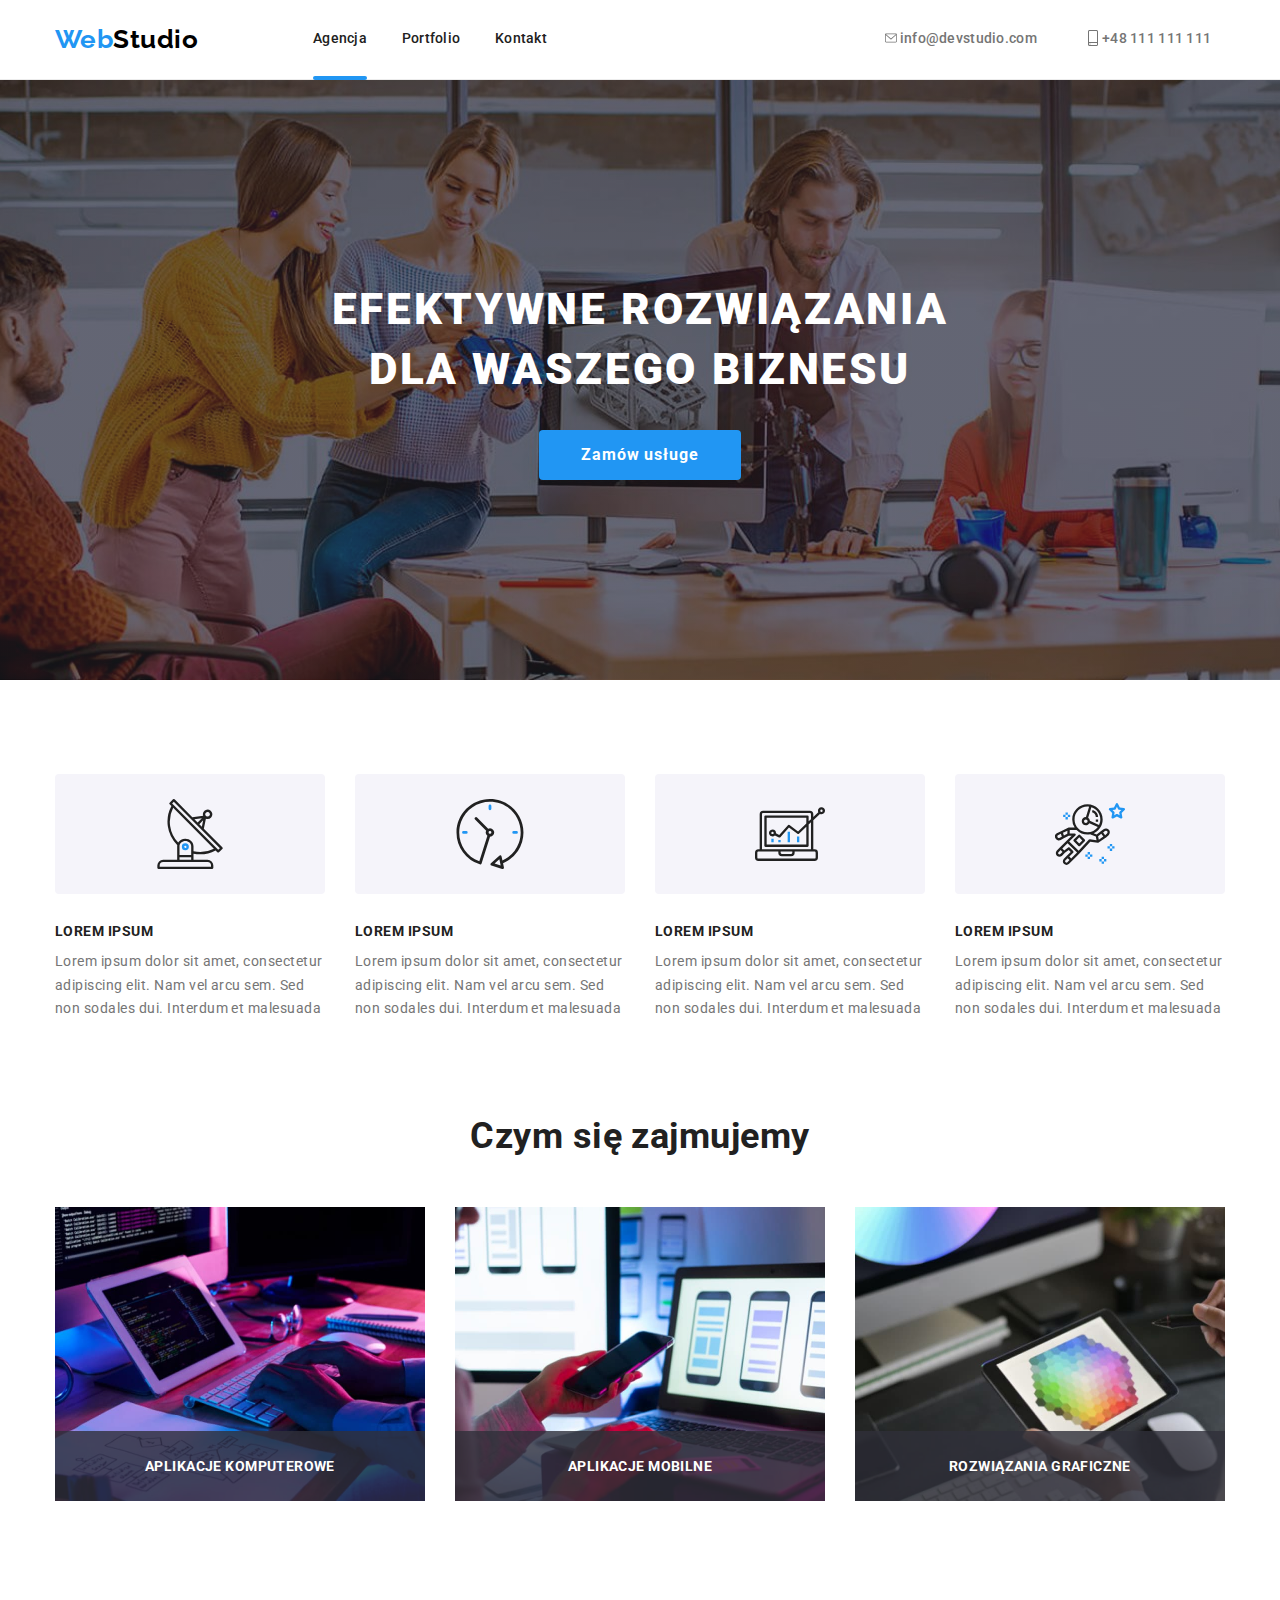
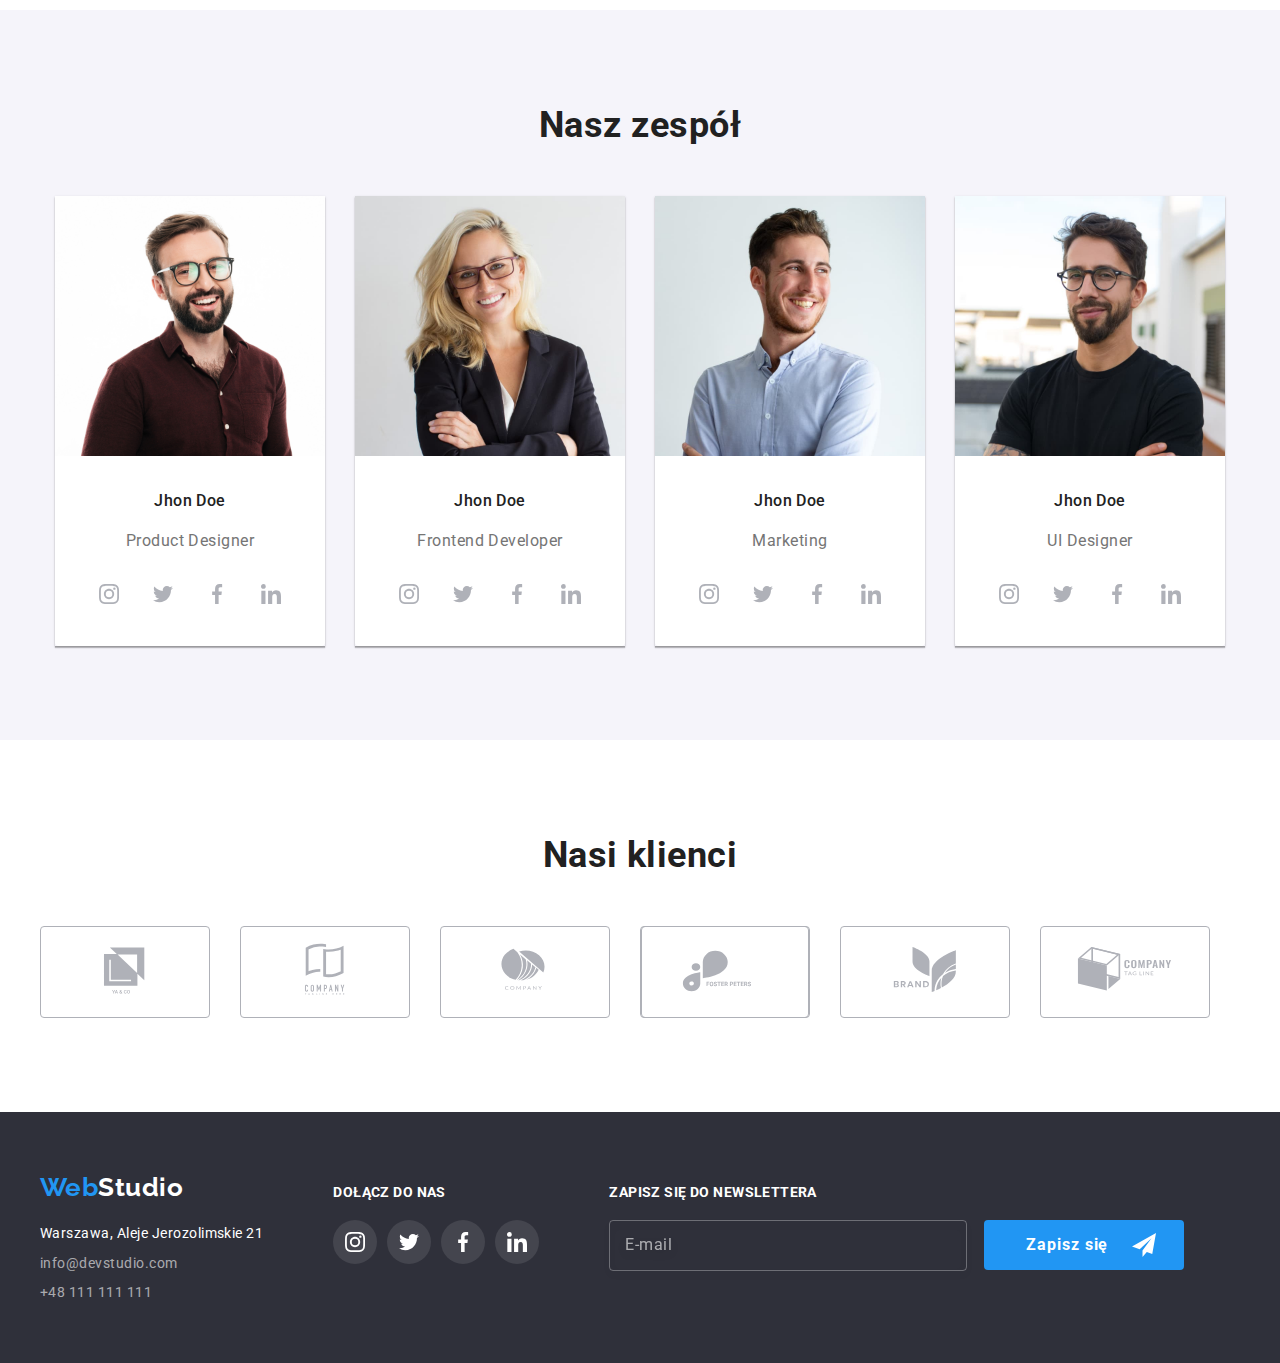
<file: index.html>
<!DOCTYPE html>
<html lang="en">
  <head>
    <meta charset="UTF-8" />
    <meta http-equiv="X-UA-Compatible" content="IE=edge" />
    <meta name="viewport" content="width=device-width, initial-scale=1.0" />

    <link rel="preconnect" href="https://fonts.googleapis.com" />
    <link rel="preconnect" href="https://fonts.gstatic.com" crossorigin />
    <link
      href="https://fonts.googleapis.com/css2?family=Raleway:wght@700&family=Roboto:wght@400;500;700;900&display=swap"
      rel="stylesheet"
    />
    <link
      rel="stylesheet"
      href="https://cdnjs.cloudflare.com/ajax/libs/modern-normalize/1.0.0/modern-normalize.min.css"
    />
    <link rel="stylesheet" href="./css/main.min.css" />

    <title>WebStudio</title>
  </head>
  <body>
    <header class="header">
      <div class="container header__wrapper">
        <nav class="header__left">
          <a href="index.html" class="logo">
            <span class="logo__second">Web</span>Studio
          </a>
          <ul class="menu">
            <li class="menu__item menu__item--actually">
              <a href="./index.html" class="menu__link">Agencja</a>
            </li>
            <li class="menu__item">
              <a href="./portfolio.html" class="menu__link">Portfolio</a>
            </li>
            <li class="menu__item">
              <a href="#" class="menu__link">Kontakt</a>
            </li>
          </ul>
        </nav>

        <ul class="header__contacts">
          <li class="contact">
            <a href="mailto:info@devstudio.com" class="contact__link"
              ><svg class="contact__icon" width="12" height="16">
                <use href="./images/icons.svg#icon-mail"></use>
              </svg>
              info@devstudio.com
            </a>
          </li>

          <li class="contact">
            <a href="tel:+48111111111" class="contact__link"
              ><svg class="contact__icon" width="12" height="16">
                <use href="./images/icons.svg#icon-smartphone"></use>
              </svg>
              +48 111 111 111
            </a>
          </li>
        </ul>
      </div>
    </header>
    <main>
      <div class="main-panel">
        <div class="container">
          <h1 class="main-panel__heading">
            EFEKTYWNE ROZWIĄZANIA DLA WASZEGO BIZNESU
          </h1>
          <button type="button" class="button" data-modal-open>
            Zamów usługe
          </button>
        </div>
      </div>
      <div class="container">
        <section class="section section--text-cards">
          <ul class="text-cards">
            <li class="text-card">
              <div class="text-card__icon">
                <svg width="70" height="70">
                  <use href="./images/icons.svg#icon-antenna-1"></use>
                </svg>
              </div>
              <h5 class="text-card__head">LOREM IPSUM</h5>
              <p class="text-card__disc">
                Lorem ipsum dolor sit amet, consectetur adipiscing elit. Nam vel
                arcu sem. Sed non sodales dui. Interdum et malesuada
              </p>
            </li>
            <li class="text-card">
              <div class="text-card__icon">
                <svg width="70" height="70">
                  <use href="./images/icons.svg#icon-clock-1"></use>
                </svg>
              </div>
              <h5 class="text-card__head">LOREM IPSUM</h5>
              <p class="text-card__disc">
                Lorem ipsum dolor sit amet, consectetur adipiscing elit. Nam vel
                arcu sem. Sed non sodales dui. Interdum et malesuada
              </p>
            </li>
            <li class="text-card">
              <div class="text-card__icon">
                <svg width="70" height="70">
                  <use href="./images/icons.svg#icon-diagram-1"></use>
                </svg>
              </div>
              <h5 class="text-card__head">LOREM IPSUM</h5>
              <p class="text-card__disc">
                Lorem ipsum dolor sit amet, consectetur adipiscing elit. Nam vel
                arcu sem. Sed non sodales dui. Interdum et malesuada
              </p>
            </li>
            <li class="text-card">
              <div class="text-card__icon">
                <svg width="70" height="70">
                  <use href="./images/icons.svg#icon-astronaut-1"></use>
                </svg>
              </div>
              <h5 class="text-card__head">LOREM IPSUM</h5>
              <p class="text-card__disc">
                Lorem ipsum dolor sit amet, consectetur adipiscing elit. Nam vel
                arcu sem. Sed non sodales dui. Interdum et malesuada
              </p>
            </li>
          </ul>
        </section>
        <section class="section">
          <h2 class="section__title">Czym się zajmujemy</h2>
          <ul class="offers">
            <li class="offer">
              <img
                class="offer__img"
                src="./images/home/img-box1.jpg"
                alt="Programowanie i algorytm"
                weight="370"
                height="294"
              />
              <div class="offer__description">
                <p>Aplikacje komputerowe</p>
              </div>
            </li>
            <li class="offer">
              <img
                class="offer__img"
                src="./images/home/img-box2.jpg"
                alt="Układ na strony telefony"
                weight="370"
                height="294"
              />
              <div class="offer__description">
                <p>Aplikacje mobilne</p>
              </div>
            </li>
            <li class="offer">
              <img
                class="offer__img"
                src="./images/home/img-box3.jpg"
                alt="Design graficzny"
                weight="370"
                height="294"
              />
              <div class="offer__description">
                <p>Rozwiązania graficzne</p>
              </div>
            </li>
          </ul>
        </section>
      </div>
      <section class="section section--persons">
        <div class="container">
          <h2 class="section__title">Nasz zespół</h2>
          <ul class="persons">
            <li class="person">
              <div class="person__card">
                <img
                  class="person__img"
                  src="./images/home/product-designer.jpg"
                  alt="Jhon Doe Product Designer"
                  weight="270"
                  height="260"
                />
                <div class="person__description">
                  <h5 class="person__name">Jhon Doe</h5>
                  <p class="person__position">Product Designer</p>
                  <ul class="socials">
                    <li class="socials__border">
                      <svg width="20" height="20">
                        <use href="./images/icons.svg#icon-instagram-2"></use>
                      </svg>
                    </li>
                    <li class="socials__border">
                      <svg width="20" height="20">
                        <use href="./images/icons.svg#icon-twitter-1"></use>
                      </svg>
                    </li>
                    <li class="socials__border">
                      <svg width="20" height="20">
                        <use href="./images/icons.svg#icon-facebook-1"></use>
                      </svg>
                    </li>
                    <li class="socials__border">
                      <svg width="20" height="20">
                        <use href="./images/icons.svg#icon-linkedin-1 "></use>
                      </svg>
                    </li>
                  </ul>
                </div>
              </div>
            </li>
            <li class="person">
              <div class="person__card">
                <img
                  class="person__img"
                  src="./images/home/frontend-developer.jpg"
                  alt="Jhon Doe Frontend Developer"
                  weight="270"
                  height="260"
                />
                <div class="person__description">
                  <h5 class="person__name">Jhon Doe</h5>
                  <p class="person__position">Frontend Developer</p>
                  <ul class="socials">
                    <li class="socials__border">
                      <svg width="20" height="20">
                        <use href="./images/icons.svg#icon-instagram-2"></use>
                      </svg>
                    </li>
                    <li class="socials__border">
                      <svg width="20" height="20">
                        <use href="./images/icons.svg#icon-twitter-1"></use>
                      </svg>
                    </li>
                    <li class="socials__border">
                      <svg width="20" height="20">
                        <use href="./images/icons.svg#icon-facebook-1"></use>
                      </svg>
                    </li>
                    <li class="socials__border">
                      <svg width="20" height="20">
                        <use href="./images/icons.svg#icon-linkedin-1 "></use>
                      </svg>
                    </li>
                  </ul>
                </div>
              </div>
            </li>

            <li class="person">
              <div class="person__card">
                <img
                  class="person__img"
                  src="./images/home/marketing.jpg"
                  alt="Jhon Doe Marketing"
                  weight="270"
                  height="260"
                />
                <div class="person__description">
                  <h5 class="person__name">Jhon Doe</h5>
                  <p class="person__position">Marketing</p>
                  <ul class="socials">
                    <li class="socials__border">
                      <svg width="20" height="20">
                        <use href="./images/icons.svg#icon-instagram-2"></use>
                      </svg>
                    </li>
                    <li class="socials__border">
                      <svg width="20" height="20">
                        <use href="./images/icons.svg#icon-twitter-1"></use>
                      </svg>
                    </li>
                    <li class="socials__border">
                      <svg width="20" height="20">
                        <use href="./images/icons.svg#icon-facebook-1"></use>
                      </svg>
                    </li>
                    <li class="socials__border">
                      <svg width="20" height="20">
                        <use href="./images/icons.svg#icon-linkedin-1 "></use>
                      </svg>
                    </li>
                  </ul>
                </div>
              </div>
            </li>

            <li class="person">
              <div class="person__card">
                <img
                  class="person__img"
                  src="./images/home/ui-designer.jpg"
                  alt="Jhon Doe Marketing"
                  weight="270"
                  height="260"
                />
                <div class="person__description">
                  <h5 class="person__name">Jhon Doe</h5>
                  <p class="person__position">UI Designer</p>
                  <ul class="socials">
                    <li class="socials__border">
                      <svg width="20" height="20">
                        <use href="./images/icons.svg#icon-instagram-2"></use>
                      </svg>
                    </li>
                    <li class="socials__border">
                      <svg width="20" height="20">
                        <use href="./images/icons.svg#icon-twitter-1"></use>
                      </svg>
                    </li>
                    <li class="socials__border">
                      <svg width="20" height="20">
                        <use href="./images/icons.svg#icon-facebook-1"></use>
                      </svg>
                    </li>
                    <li class="socials__border">
                      <svg width="20" height="20">
                        <use href="./images/icons.svg#icon-linkedin-1 "></use>
                      </svg>
                    </li>
                  </ul>
                </div>
              </div>
            </li>
          </ul>
        </div>
      </section>

      <section class="container section">
        <h2 class="section__title">Nasi klienci</h2>
        <ul class="clients">
          <li class="client">
            <div class="clients__logo">
              <svg width="106" height="60">
                <use href="./images/icons.svg#icon-logo1 "></use>
              </svg>
            </div>
          </li>
          <li class="client">
            <div class="clients__logo">
              <svg width="106" height="60">
                <use href="./images/icons.svg#icon-logo2 "></use>
              </svg>
            </div>
          </li>
          <li class="client">
            <div class="clients__logo">
              <svg width="106" height="60">
                <use href="./images/icons.svg#icon-logo3 "></use>
              </svg>
            </div>
          </li>
          <li class="client">
            <div class="client">
              <svg width="106" height="60">
                <use href="./images/icons.svg#icon-logo4 "></use>
              </svg>
            </div>
          </li>
          <li class="client">
            <div class="clients__logo">
              <svg width="106" height="60">
                <use href="./images/icons.svg#icon-logo5 "></use>
              </svg>
            </div>
          </li>
          <li class="client">
            <div class="clients__logo">
              <svg width="106" height="60">
                <use href="./images/icons.svg#icon-logo6 "></use>
              </svg>
            </div>
          </li>
        </ul>
      </section>
    </main>
    <footer class="footer">
      <div class="container footer__wrapper">
        <div class="footer__left-panel">
          <a href="/index.html" class="logo logo--footer"
            ><span class="logo__second--footer">Web</span>Studio
          </a>
          <address>
            <p class="footer__address">Warszawa, Aleje Jerozolimskie 21</p>
            <p class="footer__link">
              <a href="mailto:info@example.com" class="footer__link">
                info@devstudio.com
              </a>
            </p>
            <p class="footer__link">
              <a href="tel:+48111111111" class="footer__link">
                +48 111 111 111
              </a>
            </p>
          </address>
        </div>

        <div class="footer__socials">
          <h5 class="footer__title">DOŁĄCZ DO NAS</h5>
          <ul class="socials">
            <li>
              <div class="socials__border socials__border--contrast-color">
                <svg width="20" height="20">
                  <use href="./images/icons.svg#icon-instagram-2"></use>
                </svg>
              </div>
            </li>
            <li>
              <div class="socials__border socials__border--contrast-color">
                <svg width="20" height="20">
                  <use href="./images/icons.svg#icon-twitter-1"></use>
                </svg>
              </div>
            </li>
            <li>
              <div class="socials__border socials__border--contrast-color">
                <svg width="20" height="20">
                  <use href="./images/icons.svg#icon-facebook-1"></use>
                </svg>
              </div>
            </li>
            <li>
              <div class="socials__border socials__border--contrast-color">
                <svg width="20" height="20">
                  <use href="./images/icons.svg#icon-linkedin-1 "></use>
                </svg>
              </div>
            </li>
          </ul>
        </div>

        <form class="newsletter">
          <label
            ><h5 class="footer__title">Zapisz się do newslettera</h5>
            <input
              type="email"
              class="newsletter__input"
              name="email"
              id="newsletter"
              placeholder="E-mail"
          /></label>
          <button type="submit" class="button button--newsletter">
            Zapisz się
            <svg width="24" height="24" class="newsletter__icon">
              <use href="./images/icons.svg#icon-newsletter"></use>
            </svg>
          </button>
        </form>
      </div>
    </footer>
    <div class="is-hidden" data-modal>
      <div class="backdrop">
        <div class="modal">
          <div>
            <form>
              <button type="reset" class="modal__close-bnt" data-modal-close>
                <svg width="11" height="11">
                  <use href="./images/icons.svg#icon-clsbnt "></use>
                </svg>
              </button>
              <h3 class="modal__heading">
                Zostaw swoje dane w formularzu poniżej
              </h3>
              <label class="modal__label">
                <svg width="12" height="12" class="modal__icon">
                  <use href="./images/icons.svg#icon-form-man"></use>
                </svg>
                Imie
                <input
                  type="text"
                  minlength="4"
                  class="modal__input"
                  name="usrname"
                  autocomplete="given-name"
                  id="usrname"
                />
              </label>

              <label class="modal__label">
                <svg width="13" height="13" class="modal__icon">
                  <use href="./images/icons.svg#icon-form-phone"></use>
                </svg>
                Telefon
                <input
                  type="tel"
                  class="modal__input"
                  name="tel"
                  id="tel"
                  pattern="[0-9]{9}"
                  autocomplete="tel"
              /></label>
              <label class="modal__label">
                <svg width="15" height="12" class="modal__icon">
                  <use href="./images/icons.svg#icon-form-copert"></use>
                </svg>
                Email
                <input
                  type="email"
                  class="modal__input"
                  name="email"
                  id="email"
                  autocomplete="email"
                />
              </label>
              <label class="modal__label">
                Komentarz
                <textarea
                  type="text"
                  class="modal__input modal__input--comment"
                  name="comment"
                  placeholder="Wprowadź tekst"
                ></textarea>
              </label>
              <label class="modal__terms">
                <input type="checkbox" name="rodo" class="modal__checkbox" />
                <span>
                  <svg class="modal__customize-checkbox" width="16" height="15">
                    <use href="./images/icons.svg#icon-checkbox"></use>
                  </svg>
                  Oświadczam iż akceptuję
                  <a class="modal__link" href="#">Regulamin</a> i
                  <a class="modal__link" href="#">Politykę Prywatności.</a>
                </span>
              </label>
              <button type="submit" class="button">Wyślij</button>
            </form>
          </div>
        </div>
      </div>
    </div>
    <script src="./js/modal.js"></script>
  </body>
</html>
</file>
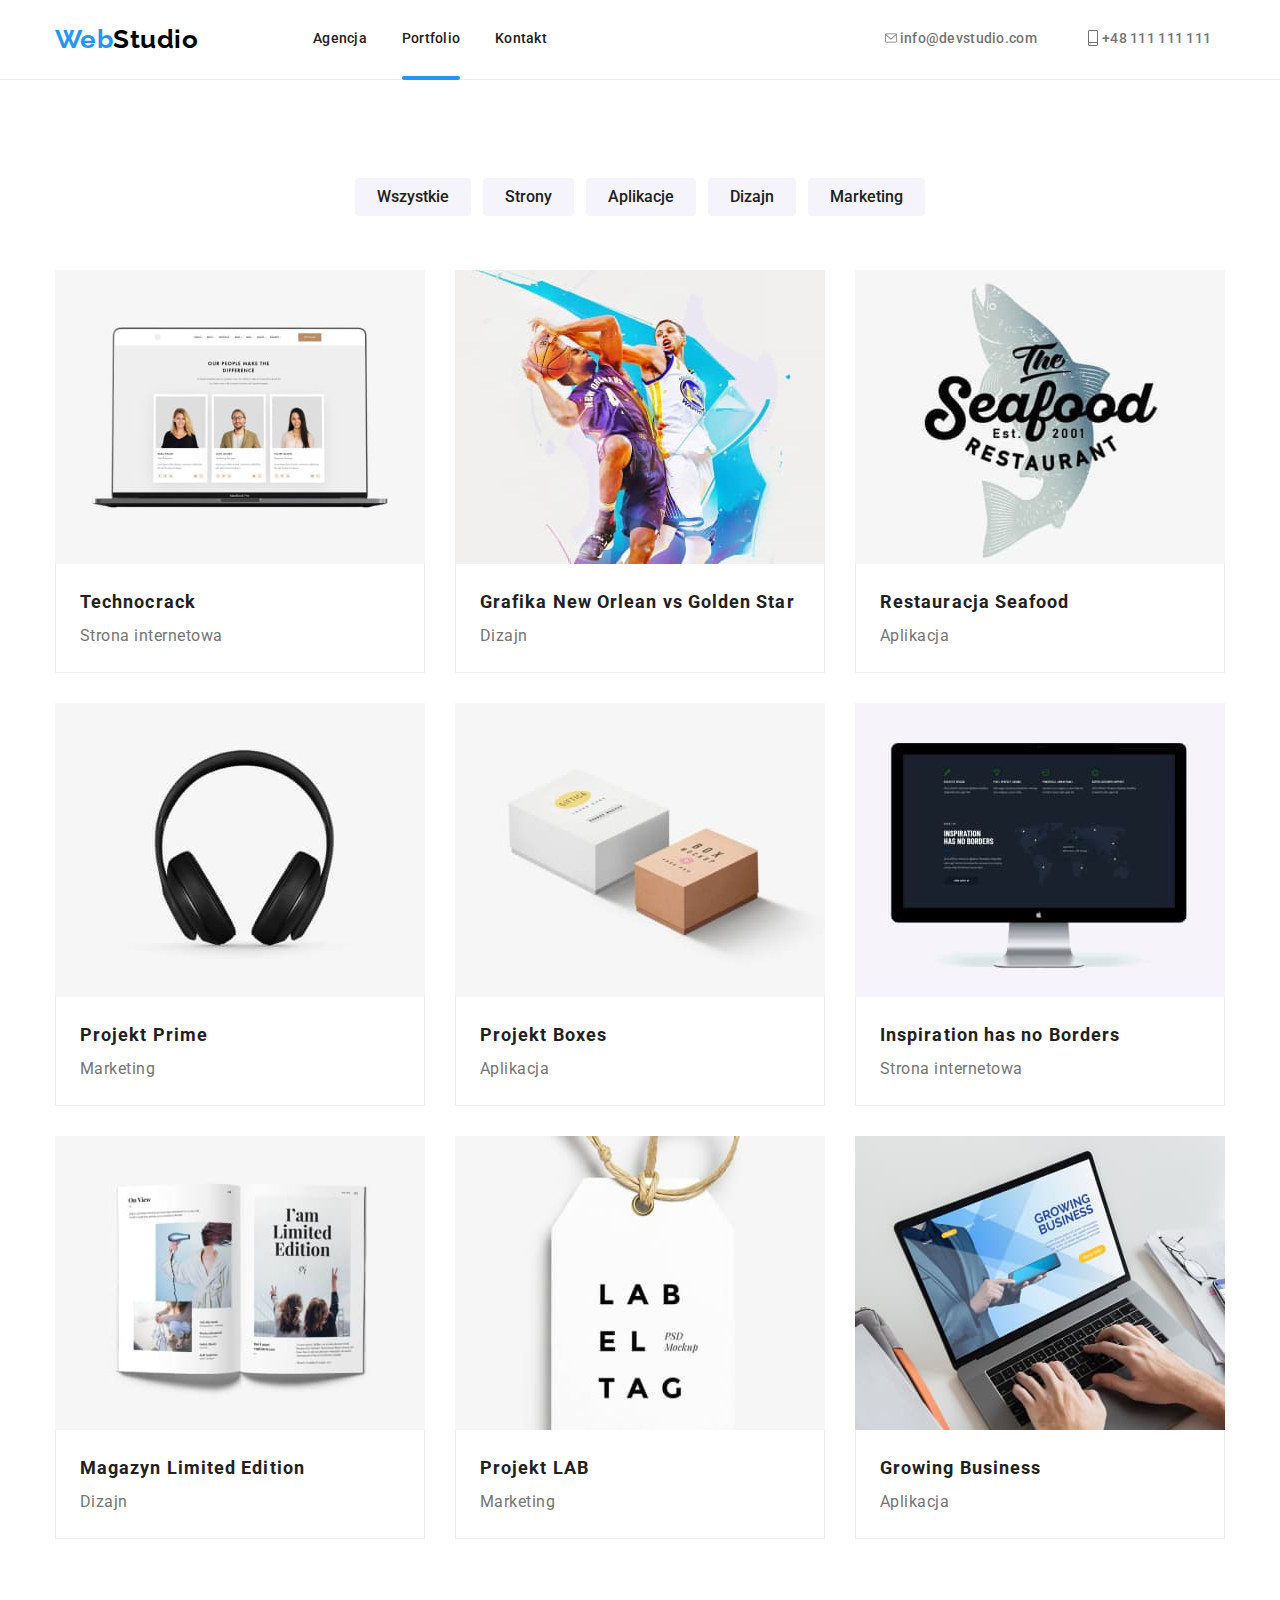
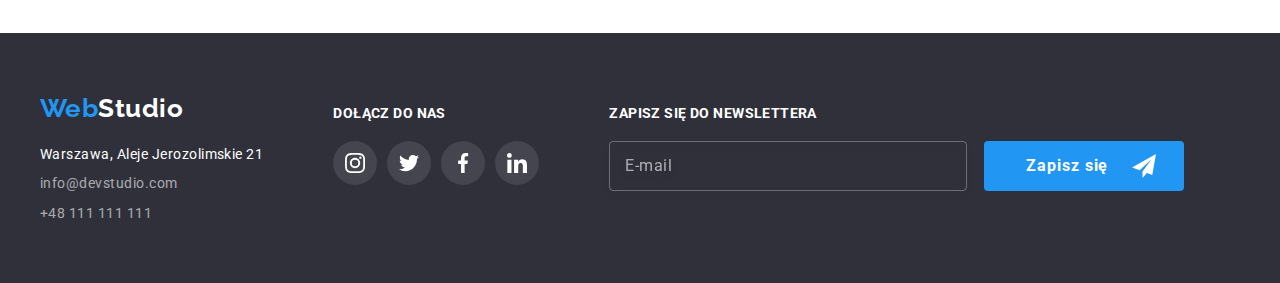
<file: portfolio.html>
<!DOCTYPE html>
<html lang="en">
  <head>
    <meta charset="UTF-8" />
    <meta http-equiv="X-UA-Compatible" content="IE=edge" />
    <meta name="viewport" content="width=device-width, initial-scale=1.0" />
    <link rel="preconnect" href="https://fonts.googleapis.com" />
    <link rel="preconnect" href="https://fonts.gstatic.com" crossorigin />
    <link
      href="https://fonts.googleapis.com/css2?family=Raleway:wght@700&family=Roboto:wght@400;500;700;900&display=swap"
      rel="stylesheet"
    />
    <link
      rel="stylesheet"
      href="https://cdnjs.cloudflare.com/ajax/libs/modern-normalize/1.0.0/modern-normalize.min.css"
    />
    <link rel="stylesheet" href="./css/main.min.css" />

    <title>Portfolio WebStudio</title>
  </head>
  <body>
    <header class="header">
      <div class="container header__wrapper">
        <nav class="header__left">
          <a href="index.html" class="logo">
            <span class="logo__second">Web</span>Studio
          </a>
          <ul class="menu">
            <li class="menu__item">
              <a href="./index.html" class="menu__link">Agencja</a>
            </li>
            <li class="menu__item menu__item--actually">
              <a href="./portfolio.html" class="menu__link">Portfolio</a>
            </li>
            <li class="menu__item">
              <a href="#" class="menu__link">Kontakt</a>
            </li>
          </ul>
        </nav>

        <ul class="header__contacts">
          <li class="contact">
            <a href="mailto:info@devstudio.com" class="contact__link"
              ><svg class="contact__icon" width="12" height="16">
                <use href="./images/icons.svg#icon-mail"></use>
              </svg>
              info@devstudio.com
            </a>
          </li>

          <li class="contact">
            <a href="tel:+48111111111" class="contact__link"
              ><svg class="contact__icon" width="12" height="16">
                <use href="./images/icons.svg#icon-smartphone"></use>
              </svg>
              +48 111 111 111
            </a>
          </li>
        </ul>
      </div>
    </header>

    <main class="section container">
      <ul class="filter">
        <li><button class="filter__button" type="button">Wszystkie</button></li>
        <li><button class="filter__button" type="button">Strony</button></li>
        <li><button class="filter__button" type="button">Aplikacje</button></li>
        <li><button class="filter__button" type="button">Dizajn</button></li>
        <li><button class="filter__button" type="button">Marketing</button></li>
      </ul>
      <ul class="products">
        <li class="product">
          <div class="product__image">
            <img
              class="product__img"
              src="./images/portfolio/portfolio1.jpg"
              alt="Technocrack"
              weight="370"
              height="294"
            />
            <div class="product__overlay">
              <p class="product__text">
                Technocrack jest popularną platformą wykorzystywaną do
                rozpowszechniania koronawirusa. Firmy wykorzystują tę platformę
                do celów szpiegowskich i ataków na niezabezpieczone serwery
                konkurencji
              </p>
            </div>
          </div>
          <div class="product__description">
            <h5 class="product__name">Technocrack</h5>
            <p class="product__type">Strona internetowa</p>
          </div>
        </li>

        <li class="product">
          <div class="product__image">
            <img
              class="product__img"
              src="./images/portfolio/portfolio2.jpg"
              alt="Grafika New Orlean vs Golden Star"
              weight="370"
              height="294"
            />
            <div class="product__overlay">
              <p class="product__text">
                Technocrack jest popularną platformą wykorzystywaną do
                rozpowszechniania koronawirusa. Firmy wykorzystują tę platformę
                do celów szpiegowskich i ataków na niezabezpieczone serwery
                konkurencji
              </p>
            </div>
          </div>
          <div class="product__description">
            <h5 class="product__name">Grafika New Orlean vs Golden Star</h5>
            <p class="product__type">Dizajn</p>
          </div>
        </li>
        <li class="product">
          <div class="product__image">
            <img
              class="product__img"
              src="./images/portfolio/portfolio3.jpg"
              alt="Restauracja Seafood"
              weight="370"
              height="294"
            />
            <div class="product__overlay">
              <p class="product__text">
                Technocrack jest popularną platformą wykorzystywaną do
                rozpowszechniania koronawirusa. Firmy wykorzystują tę platformę
                do celów szpiegowskich i ataków na niezabezpieczone serwery
                konkurencji
              </p>
            </div>
          </div>
          <div class="product__description">
            <h5 class="product__name">Restauracja Seafood</h5>
            <p class="product__type">Aplikacja</p>
          </div>
        </li>
        <li class="product">
          <div class="product__image">
            <img
              class="product__img"
              src="./images/portfolio/portfolio4.jpg"
              alt="Projekt Prime"
              weight="370"
              height="294"
            />
            <div class="product__overlay">
              <p class="product__text">
                Technocrack jest popularną platformą wykorzystywaną do
                rozpowszechniania koronawirusa. Firmy wykorzystują tę platformę
                do celów szpiegowskich i ataków na niezabezpieczone serwery
                konkurencji
              </p>
            </div>
          </div>
          <div class="product__description">
            <h5 class="product__name">Projekt Prime</h5>
            <p class="product__type">Marketing</p>
          </div>
        </li>
        <li class="product">
          <div class="product__image">
            <img
              class="product__img"
              src="./images/portfolio/portfolio5.jpg"
              alt="Projekt Boxes"
              weight="370"
              height="294"
            />
            <div class="product__overlay">
              <p class="product__text">
                Technocrack jest popularną platformą wykorzystywaną do
                rozpowszechniania koronawirusa. Firmy wykorzystują tę platformę
                do celów szpiegowskich i ataków na niezabezpieczone serwery
                konkurencji
              </p>
            </div>
          </div>
          <div class="product__description">
            <h5 class="product__name">Projekt Boxes</h5>
            <p class="product__type">Aplikacja</p>
          </div>
        </li>
        <li class="product">
          <div class="product__image">
            <img
              class="product__img"
              src="./images/portfolio/portfolio6.jpg"
              alt="Inspiration has no Borders"
              weight="370"
              height="294"
            />
            <div class="product__overlay">
              <p class="product__text">
                Technocrack jest popularną platformą wykorzystywaną do
                rozpowszechniania koronawirusa. Firmy wykorzystują tę platformę
                do celów szpiegowskich i ataków na niezabezpieczone serwery
                konkurencji
              </p>
            </div>
          </div>
          <div class="product__description">
            <h5 class="product__name">Inspiration has no Borders</h5>
            <p class="product__type">Strona internetowa</p>
          </div>
        </li>
        <li class="product">
          <div class="product__image">
            <img
              class="product__img"
              src="./images/portfolio/portfolio7.jpg"
              alt="Magazyn Limited Edition"
              weight="370"
              height="294"
            />
            <div class="product__overlay">
              <p class="product__text">
                Technocrack jest popularną platformą wykorzystywaną do
                rozpowszechniania koronawirusa. Firmy wykorzystują tę platformę
                do celów szpiegowskich i ataków na niezabezpieczone serwery
                konkurencji
              </p>
            </div>
          </div>
          <div class="product__description">
            <h5 class="product__name">Magazyn Limited Edition</h5>
            <p class="product__type">Dizajn</p>
          </div>
        </li>
        <li class="product">
          <div class="product__image">
            <img
              class="product__img"
              src="./images/portfolio/portfolio8.jpg"
              alt="Projekt LAB"
              weight="370"
              height="294"
            />
            <div class="product__overlay">
              <p class="product__text">
                Technocrack jest popularną platformą wykorzystywaną do
                rozpowszechniania koronawirusa. Firmy wykorzystują tę platformę
                do celów szpiegowskich i ataków na niezabezpieczone serwery
                konkurencji
              </p>
            </div>
          </div>
          <div class="product__description">
            <h5 class="product__name">Projekt LAB</h5>
            <p class="product__type">Marketing</p>
          </div>
        </li>
        <li class="product">
          <div class="product__image">
            <img
              class="product__img"
              src="./images/portfolio/portfolio9.jpg"
              alt="Growing Business"
              weight="370"
              height="294"
            />
            <div class="product__overlay">
              <p class="product__text">
                Technocrack jest popularną platformą wykorzystywaną do
                rozpowszechniania koronawirusa. Firmy wykorzystują tę platformę
                do celów szpiegowskich i ataków na niezabezpieczone serwery
                konkurencji
              </p>
            </div>
          </div>
          <div class="product__description">
            <h5 class="product__name">Growing Business</h5>
            <p class="product__type">Aplikacja</p>
          </div>
        </li>
      </ul>
    </main>
    <footer class="footer">
      <div class="container footer__wrapper">
        <div class="footer__left-panel">
          <a href="/index.html" class="logo logo--footer"
            ><span class="logo__second--footer">Web</span>Studio
          </a>
          <address>
            <p class="footer__address">Warszawa, Aleje Jerozolimskie 21</p>
            <p class="footer__link">
              <a href="mailto:info@example.com" class="footer__link">
                info@devstudio.com
              </a>
            </p>
            <p class="footer__link">
              <a href="tel:+48111111111" class="footer__link">
                +48 111 111 111
              </a>
            </p>
          </address>
        </div>

        <div class="footer__socials">
          <h5 class="footer__title">DOŁĄCZ DO NAS</h5>
          <ul class="socials">
            <li>
              <div class="socials__border socials__border--contrast-color">
                <svg width="20" height="20">
                  <use href="./images/icons.svg#icon-instagram-2"></use>
                </svg>
              </div>
            </li>
            <li>
              <div class="socials__border socials__border--contrast-color">
                <svg width="20" height="20">
                  <use href="./images/icons.svg#icon-twitter-1"></use>
                </svg>
              </div>
            </li>
            <li>
              <div class="socials__border socials__border--contrast-color">
                <svg width="20" height="20">
                  <use href="./images/icons.svg#icon-facebook-1"></use>
                </svg>
              </div>
            </li>
            <li>
              <div class="socials__border socials__border--contrast-color">
                <svg width="20" height="20">
                  <use href="./images/icons.svg#icon-linkedin-1 "></use>
                </svg>
              </div>
            </li>
          </ul>
        </div>

        <form class="newsletter">
          <label
            ><h5 class="footer__title">Zapisz się do newslettera</h5>
            <input
              type="email"
              class="newsletter__input"
              name="email"
              id="newsletter"
              placeholder="E-mail"
          /></label>
          <button type="submit" class="button button--newsletter">
            Zapisz się
            <svg width="24" height="24" class="newsletter__icon">
              <use href="./images/icons.svg#icon-newsletter"></use>
            </svg>
          </button>
        </form>
      </div>
    </footer>
  </body>
</html>
</file>
<file: css/main.min.css>
h1,h5,h2,h3,p,ul,li{margin:0;padding:0}body{font-family:"Roboto",sans-serif;color:#212121;letter-spacing:.03em}*:focus{outline-color:#2196f3;outline-offset:0;outline-style:solid;outline-width:1px;border:none;border-radius:.2%}.backdrop{position:fixed;left:0;top:0;background-color:rgba(0,0,0,.2);width:100%;height:100%;display:flex;justify-content:center;align-items:center}.is-hidden{pointer-events:none}.is-hidden .modal{transform:scale(0);transition:transform .2s;transition-timing-function:ease-out}.is-hidden .backdrop{visibility:hidden;transition-delay:.2s}.container{max-width:1200px;margin:0 auto}.section{padding-top:94px;padding-bottom:94px}.section--text-cards{padding-bottom:0}.section__title{font-size:36px;line-height:1.167em;margin-bottom:50px;text-align:center}.section--persons{background-color:#f5f4fa}.logo{font-family:Raleway,sans-serif;font-weight:700;font-size:26px;color:#000;line-height:1.19em;display:inline-block;margin-right:12px;text-decoration:none}.logo--footer{color:#fff}.logo__second{color:#2196f3}.logo__second--footer{color:#2196f3}.header{border-bottom:solid 1px #ececec}.header__wrapper{padding-top:24px;padding-bottom:24px;padding-left:15px;padding-right:2.25%;display:flex;align-items:center;justify-content:space-between}.header__left{flex-basis:492px;display:flex;align-items:center;justify-content:space-between}.header__contacts{list-style:none;display:inline-flex;flex-wrap:wrap;align-items:center}.menu{flex-basis:254px;list-style:none;display:inline-flex;flex-wrap:wrap;justify-content:space-between;align-items:center}.menu__item{letter-spacing:.02em;line-height:1.14em;font-weight:500;font-size:14px;display:inline-block;align-self:center;transition:fill .25s,color .25s;transition-timing-function:cubic-bezier(0.4, 0, 0.2, 1);text-decoration:none;margin-left:20px}.menu__item:focus{color:#2196f3}.menu__item:hover{color:#2196f3}.menu__link{text-decoration:none;color:#212121}.menu__link:focus,.menu__link:hover{color:#2196f3}.menu__item--actually{position:relative;margin-top:4px}.menu__item--actually::after{content:"";width:100%;background-color:#2196f3;height:4px;border-radius:2px;display:block;position:relative;top:29px}.contact{margin-left:50px;flex-direction:column}.contact__icon{align-items:center;margin-right:.2rem;fill:#757575;margin-bottom:2px;transition:fill .25s;transition-timing-function:cubic-bezier(0.4, 0, 0.2, 1)}.contact__link{color:#757575;font-weight:500;font-size:14px;letter-spacing:.02em;line-height:1.14em;display:flex;align-items:center;transition:color .25s;transition-timing-function:cubic-bezier(0.4, 0, 0.2, 1);text-decoration:none}.contact:hover .contact__link{color:#2196f3}.contact:hover .contact__icon{fill:#2196f3}.contact:has(.contact__link:focus) .contact__link{color:#2196f3}.contact:has(.contact__link:focus) .contact__icon{fill:#2196f3}.main-panel{background-color:#2f303a;background-image:linear-gradient(to bottom, rgba(47, 48, 58, 0.4), rgba(47, 48, 58, 0.4)),url(../images/home/img-main.jpg);background-repeat:no-repeat;background-position:center;color:#fff;padding-top:200px;padding-bottom:200px;text-align:center;max-width:1600px;margin:0 auto;display:flex;justify-content:center;align-items:center}.main-panel__heading{font-size:44px;font-weight:900;line-height:1.36em;letter-spacing:.06em;max-width:696px}.button{background-color:#2196f3;color:#fff;border:0;border-radius:4px;font-weight:700;font-size:16px;letter-spacing:.06em;font-family:inherit;padding:10px 42px;cursor:pointer;line-height:1.875em;display:block;margin:0 auto;margin-top:30px}.button--newsletter{margin:0;margin-left:12px;display:inline-flex;align-items:center;height:50px;padding-left:42px;padding-right:28px}.text-card{flex-basis:22.5%;display:inline-block;min-width:200px}.text-card__head{font-size:14px;font-weight:700;line-height:1.14em;margin-bottom:10px}.text-card__disc{color:#757575;font-size:14px;line-height:1.71em}.text-card__icon{padding-top:25px;padding-bottom:25px;background-color:#f5f4fa;border-radius:4px;margin-bottom:30px;display:flex;justify-content:center;align-items:center}.text-cards{justify-content:space-around;list-style:none;display:inline-flex;flex-wrap:wrap}.offers{justify-content:space-around;list-style:none;display:inline-flex;flex-wrap:wrap;width:100%}.offer{position:relative;margin-bottom:15px}.offer__img{display:block}.offer__description{position:absolute;bottom:0;background-color:rgba(47,48,58,.8);color:#fff;width:100%;height:70px;font-weight:700;font-size:14px;line-height:16px;text-align:center;letter-spacing:.03em;text-transform:uppercase;display:flex;align-items:center;justify-content:center}.persons{width:100%;display:inline-flex;justify-content:space-around;flex-wrap:wrap;list-style:none;row-gap:20px}.person{text-align:center;justify-content:space-around}.person__img{display:block}.person__card{box-shadow:0px 1px 3px rgba(0,0,0,.12),0px 1px 1px rgba(0,0,0,.14),0px 2px 1px rgba(0,0,0,.2)}.person__description{background-color:#fff;padding:30px 32px;border-radius:0px 0px 4px 4px}.person__name,.person__position{font-size:16px;line-height:1.875em}.person__name{font-weight:500;margin-bottom:10px}.person__position{color:#757575;margin-bottom:16px}.socials{gap:0 10px;list-style:none;display:inline-flex;flex-wrap:wrap;display:flex;justify-content:center;align-items:center}.socials__border{width:44px;height:44px;border-radius:50%;display:flex;align-items:center;justify-content:center;fill:#afb1b8;fill:#afb1b8;transition:background-color .25s,fill .25s;transition-timing-function:cubic-bezier(0.4, 0, 0.2, 1)}.socials__border:hover,.socials__border:focus{background-color:#2196f3;fill:#fff}.socials__border--contrast-color{background-color:rgba(255,255,255,.1);fill:#fff}.socials__border--contrast-color:hover,.socials__border--contrast-color:focus{background-color:#2196f3}.clients{list-style:none;display:inline-flex;flex-wrap:wrap;justify-content:space-around;gap:30px}.client{width:170px;height:92px;border:solid 1px #afb1b8;border-radius:4px;fill:#afb1b8;transition:border-color .25s,fill .25s;transition-timing-function:cubic-bezier(0.4, 0, 0.2, 1);display:flex;justify-content:center;align-items:center}.client:hover,.client:focus{border-color:#2196f3;fill:#2196f3}.newsletter{display:inline-block;margin-top:12px}.newsletter__heading{font-weight:700;font-size:14px;line-height:16px;letter-spacing:.03em;text-transform:uppercase;margin-bottom:20px}.newsletter__input{padding:15px;background-color:inherit;border:1px solid rgba(255,255,255,.3);filter:drop-shadow(0px 4px 4px rgba(0, 0, 0, 0.15));border-radius:4px;width:358px}.newsletter__input::placeholder{font-weight:400;font-size:16px;line-height:20px;display:flex;align-items:center;letter-spacing:.03em;color:rgba(255,255,255,.6);height:50px}.newsletter__icon{fill:#fff;margin-left:24px}.filter{margin-bottom:50px;display:flex;justify-content:center;gap:2px 4px;list-style:none;flex-wrap:wrap}.filter__button{font-weight:500;font-size:16px;line-height:1.62em;border:0;font-family:inherit;color:#212121;background-color:#f5f4fa;cursor:pointer;padding:6px 22px;margin:4px 4px;border-radius:4px;transition:background-color .25s,color .25s;transition-timing-function:cubic-bezier(0.4, 0, 0.2, 1)}.filter__button:hover,.filter__button:focus{background-color:#2196f3;color:#fff;box-shadow:0px 3px 1px rgba(0,0,0,.1),0px 1px 2px rgba(0,0,0,.08),0px 2px 2px rgba(0,0,0,.12)}.product{transition:box-shadow .25s;transition-timing-function:cubic-bezier(0.4, 0, 0.2, 1);width:370px}.product:hover,.product:focus{box-shadow:0px 1px 1px rgba(0,0,0,.12),0px 4px 4px rgba(0,0,0,.06),1px 4px 6px rgba(0,0,0,.16)}.product__img{display:block}.product__image{position:relative;overflow:hidden}.product:hover .product__overlay{transform:translateY(0)}.product__overlay{position:absolute;top:0;left:0;width:100%;height:100%;background-color:rgba(33,150,243,.9);will-change:transform;transform:translateY(100%);transition:transform .25s;transition-timing-function:cubic-bezier(0.4, 0, 0.2, 1);padding-top:49px;padding-left:24px;padding-right:45px;display:flex}.product__text{font-size:18px;line-height:156%;letter-spacing:.03em;color:#fff}.product__description{border:1px solid #eee;border-top:0;padding:20px 24px}.product__name{font-weight:700;font-size:18px;line-height:2em;letter-spacing:.06em}.product__type{font-weight:400;font-size:16px;line-height:2em;color:#757575}.products{justify-content:center;gap:30px;display:flex;flex-wrap:wrap;list-style:none}.modal{position:absolute;width:528px;min-height:581px;background-color:#fff;transform:scale(1);transition:transform .5s;transition-timing-function:cubic-bezier(0.71, 1.51, 0.4, 2);padding:40px;box-shadow:0px 1px 3px rgba(0,0,0,.12),0px 1px 1px rgba(0,0,0,.14),0px 2px 1px rgba(0,0,0,.2);border-radius:4px}.modal__close-bnt{position:absolute;top:8px;right:8px;width:30px;height:30px;border-radius:50%;border:1px solid rgba(0,0,0,.1);cursor:pointer;display:flex;justify-content:center;align-items:center}.modal__heading{font-weight:700;font-size:20px;line-height:23px;text-align:center;letter-spacing:.03em;color:#212121;margin-bottom:.75rem}.modal__icon{fill:#212121;position:absolute;top:30px;left:15px;cursor:text;transition:fill .25s;transition-timing-function:cubic-bezier(0.4, 0, 0.2, 1);z-index:5}.modal__input{width:100%;height:40px;margin-bottom:10px;margin-top:4px;border:1px solid rgba(33,33,33,.2);border-radius:4px;padding-left:40px;transition:border-color .25s;transition-timing-function:cubic-bezier(0.4, 0, 0.2, 1)}.modal__input:focus{border-color:#2196f3;outline:0}.modal__label:has(.modal__input:focus) .modal__icon{fill:#2196f3}.modal__input--comment{height:120px;padding:12px 16px;resize:none}.modal__input--comment::placeholder{font-weight:400;font-size:12px;line-height:14px;letter-spacing:.01em;color:rgba(117,117,117,.5);margin-bottom:20px}.modal__label{font-weight:400;font-size:12px;line-height:14px;letter-spacing:.01em;color:#757575;position:relative;display:block}.modal__checkbox{visibility:hidden}.modal__checkbox:checked{outline:0;color:green}.modal__terms{color:#757575;font-weight:400;font-size:14px;line-height:146%;letter-spacing:.03em;position:relative}.modal__link{color:#2196f3}.modal__customize-checkbox{fill:#fff;background:#fff;border:2px solid #212121;border-radius:2px;position:relative;top:2px;transition:border .05s,fill .05s,background-color .05s;transition-timing-function:cubic-bezier(0.4, 0, 0.2, 1)}.modal:has(.modal__checkbox:checked) .modal__customize-checkbox{background-color:#2196f3}.modal__label:has(.modal__input:invalid) .modal__input,.modal__label:has(.modal__input:invalid) .modal__icon{fill:red;border-color:red}.footer{background-color:#2f303a;color:#fff;padding-top:60px;padding-bottom:60px}.footer__wrapper{display:flex;gap:70px;flex-wrap:wrap}.footer__left-panel{display:inline-block}.footer__address{margin-top:20px}.footer__address,.footer__link{font-size:14px;line-height:1.46em;font-style:normal;white-space:nowrap}.footer__link{color:rgba(255,255,255,.6);font-size:14px;text-decoration:none;margin-top:9px}.footer__socials{display:inline-block;margin-top:12px}.footer__title{font-weight:700;font-size:14px;line-height:16px;letter-spacing:.03em;text-transform:uppercase;margin-bottom:20px}.footer-list{flex-wrap:nowrap;gap:0px 20px}@media screen and (max-width: 901px){.menu__item--actually::after{top:31px}}@media screen and (max-width: 693.5px){.menu__item--actually::after{top:1px}}/*# sourceMappingURL=main.min.css.map */
</file>
